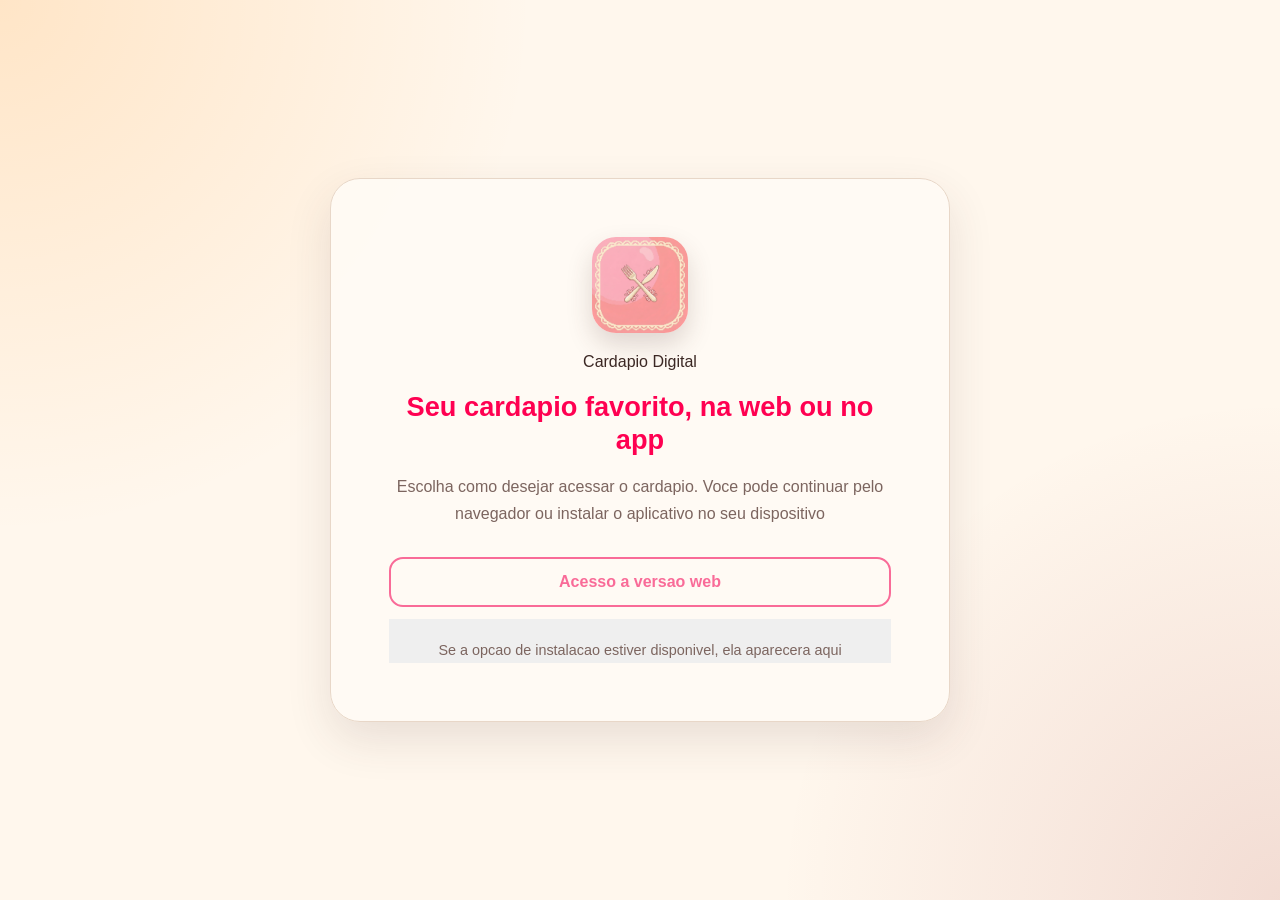
<file: index.html>
<!DOCTYPE html>
<html lang="en">
<head>
    <meta charset="UTF-8">
    <meta name="viewport" content="width=device-width, initial-scale=1.0">
    <title>Landing Page - cardapio da vila</title>
    <link rel="stylesheet" href="style.css">
    <link rel="manifest" href="manifest.webmanifest" />
</head>
<body class="landing-page">
    <main class="landing-shell">
    <section class="landing-card">
        <div class="brand-mark">
            <img src="./icons/icon-192 (2).png" alt="logo do restaurante">
        </div>
        <p clas="eyebrow">Cardapio Digital</p>
        <p class="landing-highlight">Seu cardapio favorito, na web ou no app</p>
        <p class="landing-description">
            Escolha como desejar acessar o cardapio. Voce pode continuar pelo
            navegador ou instalar o aplicativo no seu dispositivo
        </p>
        <div class="landing-actions">
            <a href="./cardapio.html" class="button button-secondary">Acesso a versao web</a>
            <button 
            id="install-button"
            class="button button-primary"
            type="button"
            hidden 
            >Instale o aplicativo</button>

            <button>
                <div>
                    <p id="install-message" class="install-message">
                        Se a opcao de instalacao estiver disponivel, ela aparecera aqui
                    </p>
                </div>
            </button>
        </div>
    </section>
    </main>
    <script src="./lading.js"></script>
</body>
</html>
</file>
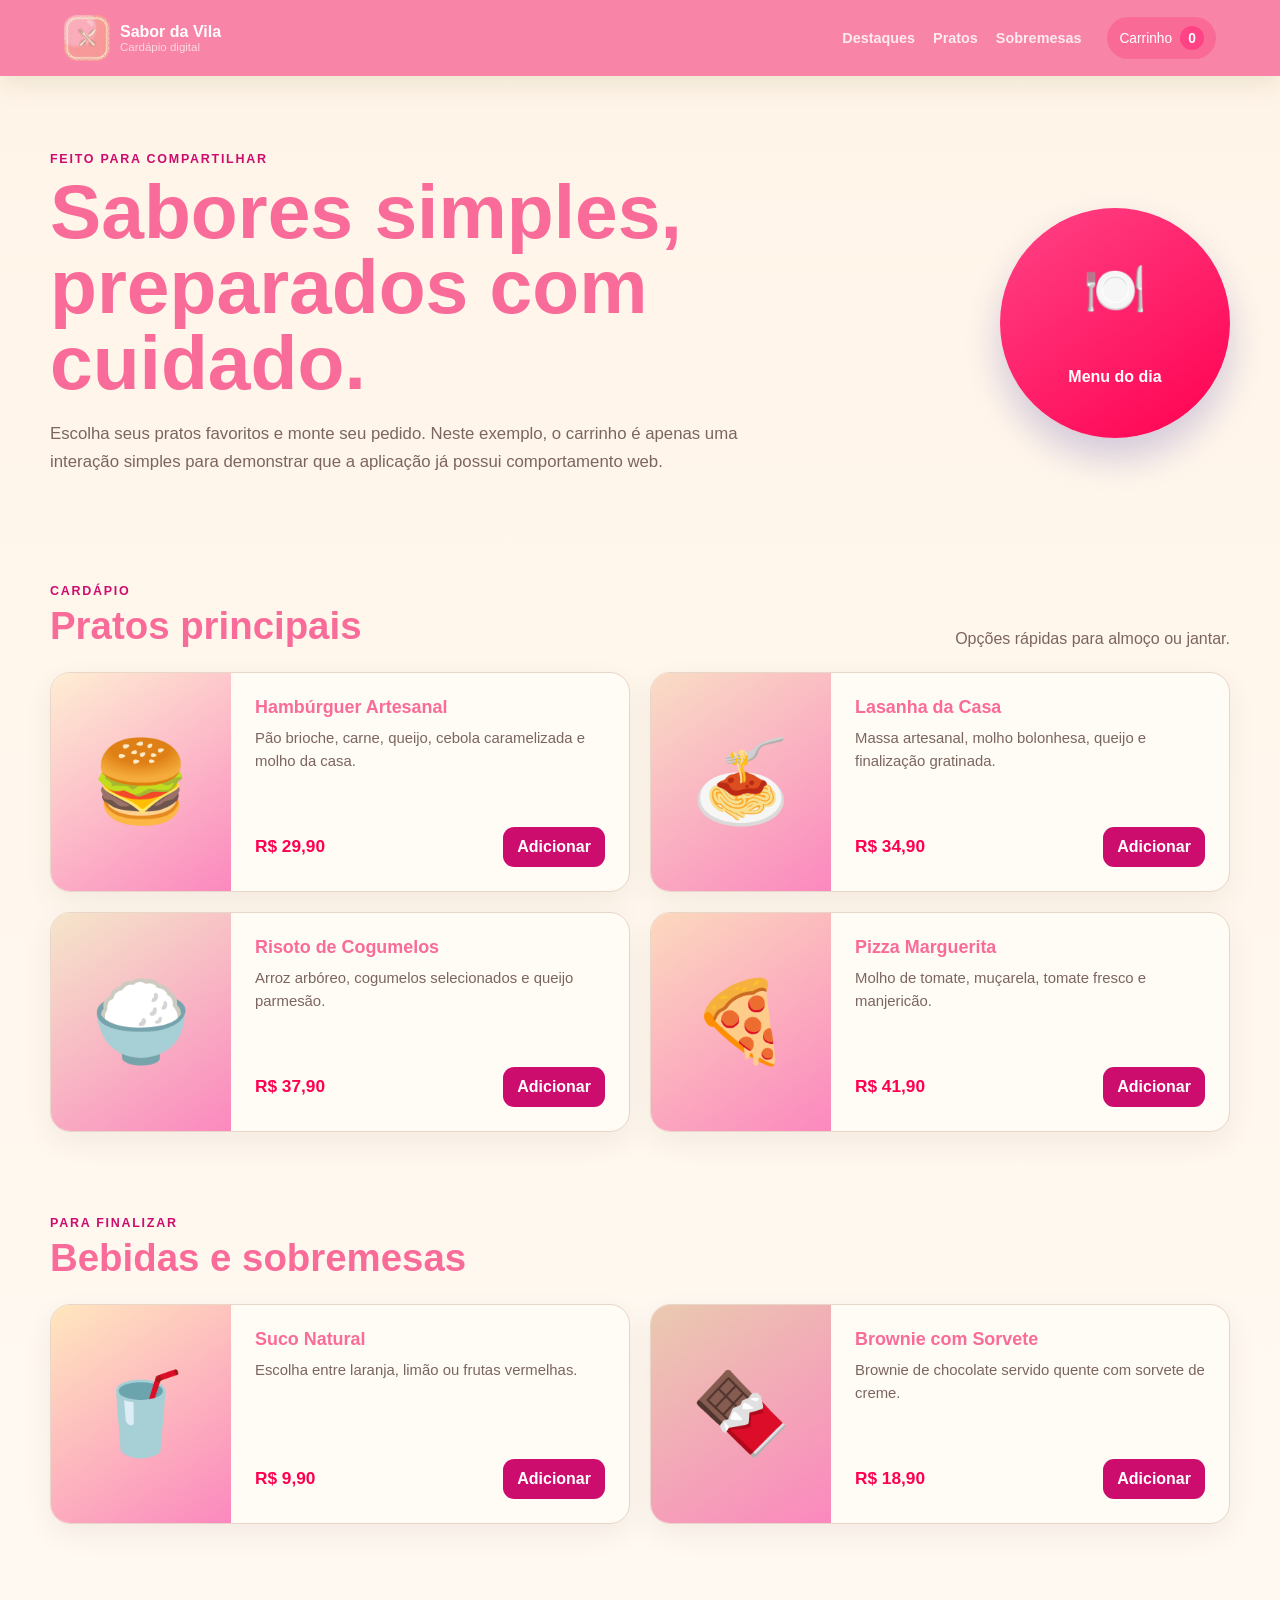
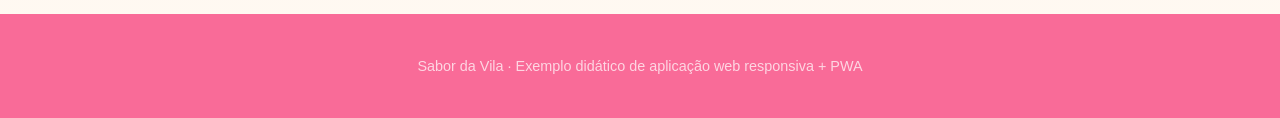
<file: cardapio.html>
<!doctype html>
<html lang="pt-BR">
  <head>
    <meta charset="UTF-8" />
    <meta name="viewport" content="width=device-width, initial-scale=1.0" />

    <title>Sabor da Vila | Cardápio</title>

    <meta name="theme-color" content="#4E342E" />

    <link rel="stylesheet" href="./style.css" />
    <link rel="manifest" href="manifest.webmanifest">
  </head>

  <body class="app-page">
    <header class="app-header">
      <a class="brand" href="./cardapio.html" aria-label="Início do cardápio">
        <img src="./icons/icon-192 (2).png" alt="" class="brand-icon" />

        <span>
          <strong>Sabor da Vila</strong>
          <small>Cardápio digital</small>
        </span>
      </a>

      <nav class="main-nav" aria-label="Navegação principal">
        <a href="#destaques">Destaques</a>
        <a href="#pratos">Pratos</a>
        <a href="#sobremesas">Sobremesas</a>
      </nav>

      <div class="cart-indicator" aria-live="polite">
        Carrinho <strong id="cart-count">0</strong>
      </div>
    </header>

    <main class="app-container">
      <section class="hero" id="destaques">
        <div>
          <p class="eyebrow">Feito para compartilhar</p>
          <h1>Sabores simples, preparados com cuidado.</h1>
          <p>
            Escolha seus pratos favoritos e monte seu pedido. Neste exemplo, o
            carrinho é apenas uma interação simples para demonstrar que a
            aplicação já possui comportamento web.
          </p>
        </div>

        <div class="hero-badge" aria-hidden="true">
          <span>🍽️</span>
          <strong>Menu do dia</strong>
        </div>
      </section>

      <section class="menu-section" id="pratos">
        <div class="section-heading">
          <div>
            <p class="eyebrow">Cardápio</p>
            <h2>Pratos principais</h2>
          </div>

          <p>Opções rápidas para almoço ou jantar.</p>
        </div>

        <div class="menu-grid">
          <article class="menu-card">
            <div class="food-visual food-burger" aria-hidden="true">🍔</div>
            <div class="menu-card-content">
              <div>
                <h3>Hambúrguer Artesanal</h3>
                <p>
                  Pão brioche, carne, queijo, cebola caramelizada e molho da
                  casa.
                </p>
              </div>

              <div class="menu-card-footer">
                <strong>R$ 29,90</strong>
                <button class="add-button" type="button">Adicionar</button>
              </div>
            </div>
          </article>

          <article class="menu-card">
            <div class="food-visual food-lasagna" aria-hidden="true">🍝</div>
            <div class="menu-card-content">
              <div>
                <h3>Lasanha da Casa</h3>
                <p>
                  Massa artesanal, molho bolonhesa, queijo e finalização
                  gratinada.
                </p>
              </div>

              <div class="menu-card-footer">
                <strong>R$ 34,90</strong>
                <button class="add-button" type="button">Adicionar</button>
              </div>
            </div>
          </article>

          <article class="menu-card">
            <div class="food-visual food-risotto" aria-hidden="true">🍚</div>
            <div class="menu-card-content">
              <div>
                <h3>Risoto de Cogumelos</h3>
                <p>Arroz arbóreo, cogumelos selecionados e queijo parmesão.</p>
              </div>

              <div class="menu-card-footer">
                <strong>R$ 37,90</strong>
                <button class="add-button" type="button">Adicionar</button>
              </div>
            </div>
          </article>

          <article class="menu-card">
            <div class="food-visual food-pizza" aria-hidden="true">🍕</div>
            <div class="menu-card-content">
              <div>
                <h3>Pizza Marguerita</h3>
                <p>Molho de tomate, muçarela, tomate fresco e manjericão.</p>
              </div>

              <div class="menu-card-footer">
                <strong>R$ 41,90</strong>
                <button class="add-button" type="button">Adicionar</button>
              </div>
            </div>
          </article>
        </div>
      </section>

      <section class="menu-section" id="sobremesas">
        <div class="section-heading">
          <div>
            <p class="eyebrow">Para finalizar</p>
            <h2>Bebidas e sobremesas</h2>
          </div>
        </div>

        <div class="menu-grid menu-grid-small">
          <article class="menu-card">
            <div class="food-visual food-juice" aria-hidden="true">🥤</div>
            <div class="menu-card-content">
              <div>
                <h3>Suco Natural</h3>
                <p>Escolha entre laranja, limão ou frutas vermelhas.</p>
              </div>

              <div class="menu-card-footer">
                <strong>R$ 9,90</strong>
                <button class="add-button" type="button">Adicionar</button>
              </div>
            </div>
          </article>

          <article class="menu-card">
            <div class="food-visual food-brownie" aria-hidden="true">🍫</div>
            <div class="menu-card-content">
              <div>
                <h3>Brownie com Sorvete</h3>
                <p>Brownie de chocolate servido quente com sorvete de creme.</p>
              </div>

              <div class="menu-card-footer">
                <strong>R$ 18,90</strong>
                <button class="add-button" type="button">Adicionar</button>
              </div>
            </div>
          </article>
        </div>
      </section>
    </main>

    <footer class="app-footer">
      <p>Sabor da Vila · Exemplo didático de aplicação web responsiva + PWA</p>
    </footer>

    <!--
    Este script não participa da instalação do PWA.
    Ele existe apenas para deixar o cardápio com uma interação mínima.
  -->
    <script src="./script.js"></script>
  </body>
</html>
</file>
<file: style.css>
/* ============================================================
   Sabor da Vila
   Exemplo didático de aplicação responsiva + PWA

   Paleta principal:
   marrom escuro  #4E342E
   marrom médio   #6D4C41
   laranja        #D97706
   laranja escuro #C2410C
   vermelho       #991B1B
   creme          #FFF7ED
   ============================================================ */

:root {
  --brown-dark: #f96b98;
  --brown: #c9491e;
  --orange: #ff4385;
  --orange-dark: #cd0d6d;
  --red: #ff0051;

  --cream: #fff7ed;
  --paper: #fffbf5;
  --white: #ffffff;

  --text: #3b2723;
  --muted: #7c655f;

  --border: #e8d7c8;
  --shadow: 0 18px 45px rgba(78, 52, 46, 0.12);

  --radius-small: 14px;
  --radius-medium: 20px;
  --radius-large: 30px;
}

/* ------------------------------------------------------------
   Reset básico
   ------------------------------------------------------------ */

* {
  box-sizing: border-box;
}

html {
  scroll-behavior: smooth;
}

body {
  margin: 0;
  font-family: Inter, "Segoe UI", sans-serif;

  background: var(--cream);
  color: var(--text);
}

button,
a {
  font: inherit;
}

a {
  color: inherit;
  text-decoration: none;
}

button {
  border: 0;
}

/* ============================================================
   LANDING PAGE
   ============================================================ */

.landing-page {
  min-height: 100vh;

  background:
    radial-gradient(
      circle at top left,
      rgba(255, 136, 0, 0.16),
      transparent 34%
    ),
    radial-gradient(
      circle at bottom right,
      rgba(153, 27, 27, 0.12),
      transparent 32%
    ),
    var(--cream);
}

.landing-shell {
  min-height: 100vh;

  display: grid;
  place-items: center;

  padding: 28px;
}

.landing-card {
  width: min(100%, 620px);

  padding: clamp(30px, 6vw, 58px);

  border: 1px solid var(--border);
  border-radius: var(--radius-large);

  background: rgba(255, 251, 245, 0.94);
  box-shadow: var(--shadow);

  text-align: center;
}

.brand-mark img {
  width: 96px;
  height: 96px;

  border-radius: 24px;

  box-shadow: 0 12px 26px rgba(78, 52, 46, 0.18);
}

.eyebrow {
  margin: 24px 0 8px;

  color: var(--orange-dark);

  font-size: 0.78rem;
  font-weight: 800;

  letter-spacing: 0.14em;
  text-transform: uppercase;
}

.landing-card h1 {
  margin: 0;

  color: var(--brown-dark);

  font-size: clamp(2.4rem, 8vw, 4rem);
  line-height: 1;
}

.landing-highlight {
  margin: 20px auto 0;

  max-width: 500px;

  color: var(--red);

  font-size: clamp(1.3rem, 4vw, 1.7rem);
  font-weight: 800;

  line-height: 1.2;
}

.landing-description {
  margin: 18px auto 0;

  max-width: 500px;

  color: var(--muted);

  line-height: 1.65;
}

.landing-actions {
  display: grid;
  gap: 12px;

  margin-top: 30px;
}

.button {
  width: 100%;

  /* display: flex; */
  align-items: center;
  justify-content: center;

  min-height: 50px;

  padding: 14px 20px;

  border-radius: var(--radius-small);

  cursor: pointer;

  font-weight: 800;

  transition:
    transform 0.15s ease,
    box-shadow 0.15s ease,
    background 0.15s ease;
}

.button:hover {
  transform: translateY(-1px);
}

.button-primary {
  background: var(--orange-dark);
  color: var(--white);

  box-shadow: 0 10px 20px rgba(12, 185, 194, 0.18);
}

.button-primary:hover {
  background: var(--red);
}

.button-secondary {
  border: 2px solid var(--brown-dark);

  background: transparent;
  color: var(--brown-dark);
}

.button-secondary:hover {
  background: rgba(78, 52, 46, 0.06);
}

.install-message {
  margin: 20px auto 0;

  max-width: 460px;

  color: var(--muted);

  font-size: 0.9rem;
  line-height: 1.5;
}

/* ============================================================
   APLICAÇÃO / CARDÁPIO
   ============================================================ */

.app-page {
  min-height: 100vh;

  background: linear-gradient(
    180deg,
    #fff4e8 0%,
    var(--cream) 46%,
    #fff9f2 100%
  );
}

.app-header {
  position: sticky;
  top: 0;
  z-index: 10;

  display: flex;
  align-items: center;
  gap: 26px;

  min-height: 76px;

  padding: 12px clamp(18px, 5vw, 72px);

  background: rgba(248, 127, 165, 0.96);
  color: var(--white);

  backdrop-filter: blur(10px);

  box-shadow: 0 8px 24px rgba(131, 135, 43, 0.14);
}

.brand {
  display: flex;
  align-items: center;
  gap: 10px;

  margin-right: auto;
}

.brand-icon {
  width: 46px;
  height: 46px;

  border-radius: 13px;
}

.brand span {
  display: grid;
}

.brand strong {
  font-size: 1rem;
}

.brand small {
  color: rgba(255, 255, 255, 0.68);

  font-size: 0.72rem;
}

.main-nav {
  display: flex;
  gap: 18px;

  font-size: 0.9rem;
  font-weight: 700;
}

.main-nav a {
  color: rgba(255, 255, 255, 0.84);
}

.main-nav a:hover {
  color: var(--white);
}

.cart-indicator {
  white-space: nowrap;

  padding: 9px 12px;

  border-radius: 999px;

  background: rgba(255, 23, 97, 0.233);

  font-size: 0.86rem;
}

.cart-indicator strong {
  display: inline-grid;
  place-items: center;

  min-width: 24px;
  height: 24px;

  margin-left: 4px;

  border-radius: 999px;

  background: var(--orange);
  color: var(--white);
}

.app-container {
  width: min(1180px, calc(100% - 36px));

  margin: 0 auto;
}

.hero {
  display: grid;
  grid-template-columns: minmax(0, 1.6fr) minmax(180px, 0.4fr);
  align-items: center;
  gap: 30px;

  padding: clamp(40px, 7vw, 76px) 0 48px;
}

.hero .eyebrow {
  margin-top: 0;
}

.hero h1 {
  max-width: 760px;

  margin: 0;

  color: var(--brown-dark);

  font-size: clamp(2.3rem, 6vw, 4.9rem);
  line-height: 0.98;
}

.hero p:not(.eyebrow) {
  max-width: 700px;

  margin-top: 20px;

  color: var(--muted);

  font-size: 1.05rem;
  line-height: 1.7;
}

.hero-badge {
  aspect-ratio: 1;

  display: grid;
  place-items: center;

  min-width: 180px;

  padding: 30px;

  border-radius: 50%;

  background: linear-gradient(145deg, var(--orange), var(--red));

  color: var(--white);

  text-align: center;

  box-shadow: 0 20px 36px rgba(37, 27, 153, 0.2);
}

.hero-badge span {
  display: block;

  font-size: 3.2rem;
}

.hero-badge strong {
  display: block;

  margin-top: 4px;
}

.menu-section {
  padding: 42px 0;
}

.section-heading {
  display: flex;
  align-items: end;
  justify-content: space-between;
  gap: 30px;

  margin-bottom: 24px;
}

.section-heading .eyebrow {
  margin: 0 0 6px;
}

.section-heading h2 {
  margin: 0;

  color: var(--brown-dark);

  font-size: clamp(1.7rem, 4vw, 2.4rem);
}

.section-heading > p {
  max-width: 360px;

  margin: 0;

  color: var(--muted);

  text-align: right;
}

.menu-grid {
  display: grid;
  grid-template-columns: repeat(2, minmax(0, 1fr));
  gap: 20px;
}

.menu-grid-small {
  grid-template-columns: repeat(2, minmax(0, 1fr));
}

.menu-card {
  overflow: hidden;

  display: grid;
  grid-template-columns: 180px minmax(0, 1fr);

  min-height: 220px;

  border: 1px solid var(--border);
  border-radius: var(--radius-medium);

  background: var(--paper);

  box-shadow: 0 10px 28px rgba(78, 52, 46, 0.07);
}

.food-visual {
  display: grid;
  place-items: center;

  min-height: 190px;

  font-size: 5rem;

  background: linear-gradient(
    145deg,
    rgba(217, 119, 6, 0.22),
    rgba(153, 27, 27, 0.18)
  );
}

.food-burger {
  background: linear-gradient(145deg, #feeed3, #fb88be);
}

.food-lasagna {
  background: linear-gradient(145deg, #f9ddc5, #fb88be);
}

.food-risotto {
  background: linear-gradient(145deg, #f5e6ca, #fb88be);
}

.food-pizza {
  background: linear-gradient(145deg, #fcd9be, #fb88be);
}

.food-juice {
  background: linear-gradient(145deg, #ffe7be, #fb88be);
}

.food-brownie {
  background: linear-gradient(145deg, #eacab0, #fb88be);
}

.menu-card-content {
  display: flex;
  flex-direction: column;
  justify-content: space-between;

  gap: 22px;

  padding: 24px;
}

.menu-card h3 {
  margin: 0;

  color: var(--brown-dark);

  font-size: 1.12rem;
}

.menu-card p {
  margin: 9px 0 0;

  color: var(--muted);

  font-size: 0.93rem;
  line-height: 1.55;
}

.menu-card-footer {
  display: flex;
  align-items: center;
  justify-content: space-between;
  gap: 14px;
}

.menu-card-footer > strong {
  color: var(--red);

  font-size: 1.08rem;
}

.add-button {
  min-height: 40px;

  padding: 10px 14px;

  border-radius: 11px;

  background: var(--orange-dark);
  color: var(--white);

  cursor: pointer;

  font-weight: 800;
}

.add-button:hover {
  background: var(--red);
}

.add-button:disabled {
  opacity: 0.72;
  cursor: default;
}

.app-footer {
  margin-top: 48px;

  padding: 30px 18px;

  background: var(--brown-dark);
  color: rgba(255, 255, 255, 0.72);

  text-align: center;

  font-size: 0.9rem;
}

/* ============================================================
   RESPONSIVIDADE

   A aplicação já chega "pronta" neste exemplo.
   Essas media queries não são o conteúdo central da atividade.
   ============================================================ */

@media (max-width: 900px) {
  .main-nav {
    display: none;
  }

  .hero {
    grid-template-columns: 1fr;
  }

  .hero-badge {
    display: none;
  }

  .menu-grid,
  .menu-grid-small {
    grid-template-columns: 1fr;
  }
}

@media (max-width: 640px) {
  .app-header {
    gap: 12px;

    padding-inline: 14px;
  }

  .brand small {
    display: none;
  }

  .cart-indicator {
    font-size: 0.78rem;
  }

  /* .cart-indicator::before {
    content: "Carrinho";

    font-size: 0.78rem;
  } */

  .app-container {
    width: min(100% - 24px, 1180px);
  }

  .hero {
    padding-top: 38px;
    padding-bottom: 22px;
  }

  .section-heading {
    display: block;
  }

  .section-heading > p {
    margin-top: 8px;

    text-align: left;
  }

  .menu-card {
    grid-template-columns: 110px minmax(0, 1fr);

    min-height: auto;
  }

  .food-visual {
    min-height: 100%;

    font-size: 3.3rem;
  }

  .menu-card-content {
    gap: 16px;

    padding: 18px;
  }

  .menu-card-footer {
    align-items: stretch;
    flex-direction: column;
  }

  .add-button {
    width: 100%;
  }

  .landing-shell {
    padding: 16px;
  }

  .landing-card {
    padding: 30px 22px;

    border-radius: 24px;
  }
}
</file>
